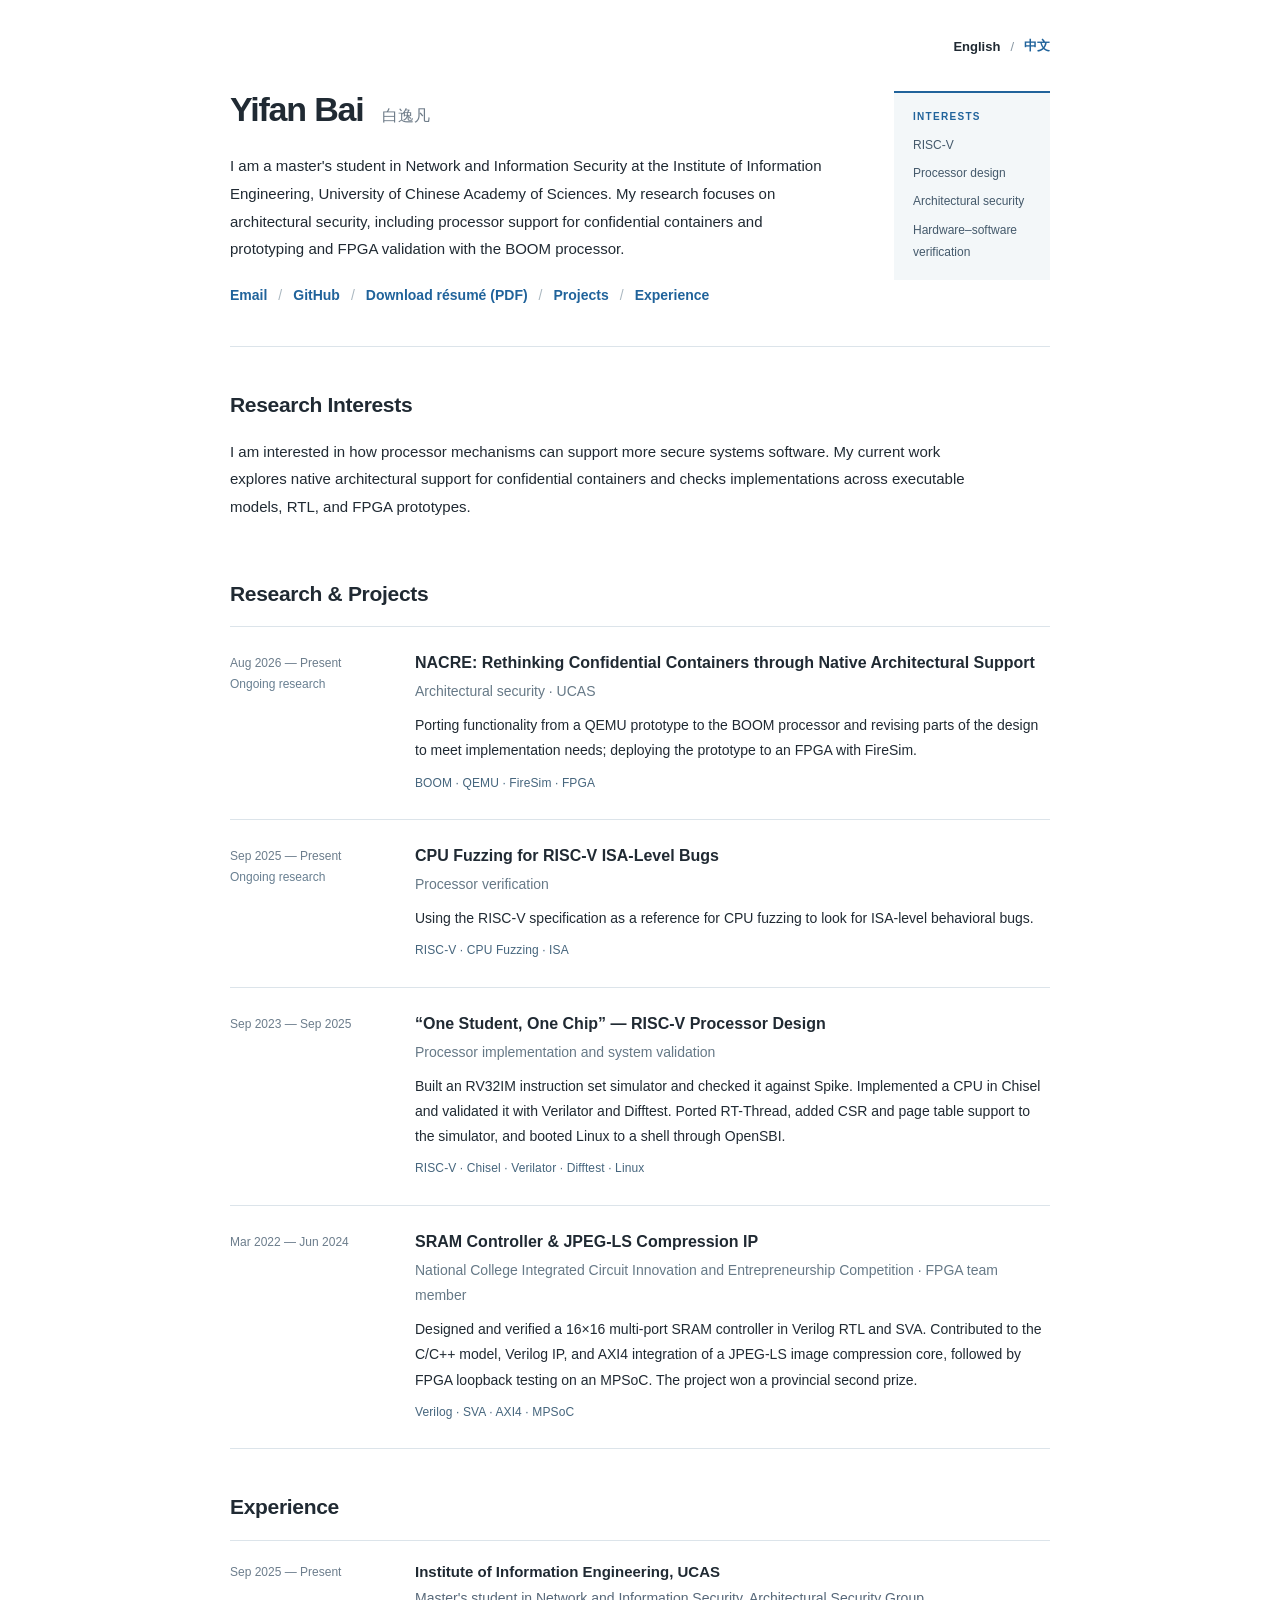
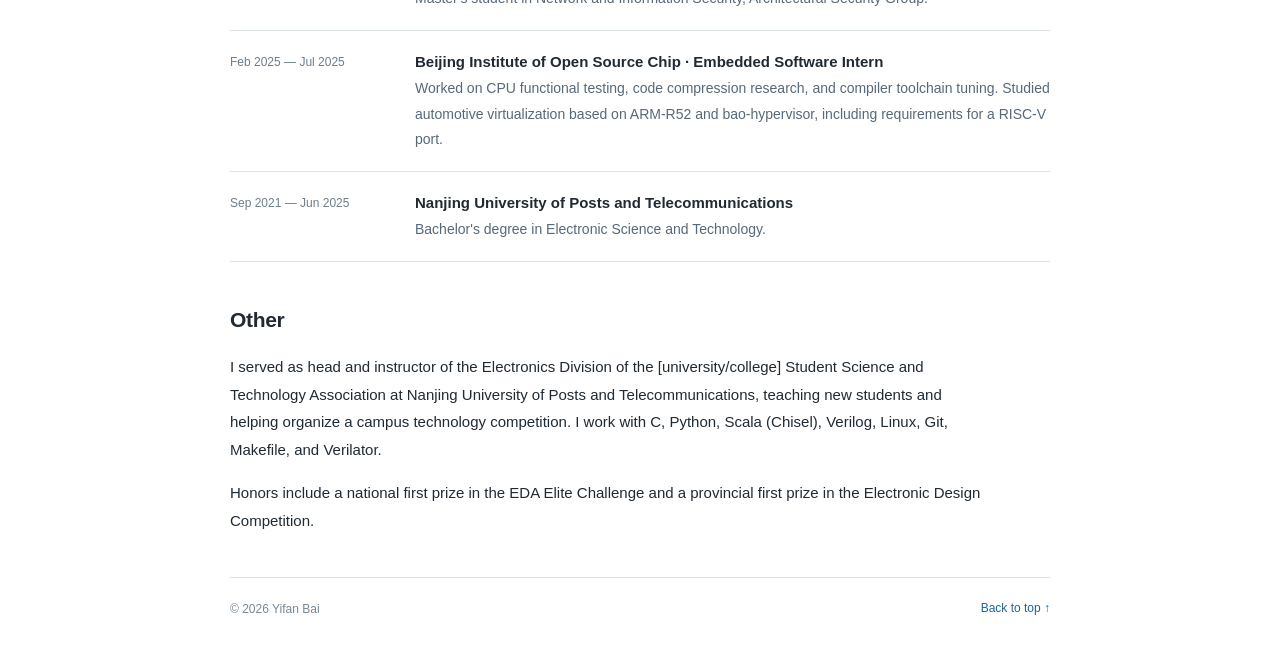
<file: index.html>
<!doctype html>
<html lang="en">
<head>
  <meta charset="UTF-8">
  <meta name="viewport" content="width=device-width, initial-scale=1">
  <meta name="theme-color" content="#ffffff">
  <meta name="description" content="Yifan Bai's personal website. Research interests include RISC-V processors, systems software, and architectural security.">
  <title>Yifan Bai | Processor Design &amp; Architectural Security</title>
  <link rel="alternate" hreflang="en" href="index.html">
  <link rel="alternate" hreflang="zh-CN" href="zh/index.html">
  <link rel="stylesheet" href="styles.css">
</head>
<body>
  <a class="skip-link" href="#main">Skip to content</a>
  <main class="page" id="main">
    <nav class="language-switch" aria-label="Language selection">
      <span aria-current="page">English</span>
      <span aria-hidden="true">/</span>
      <a href="zh/index.html" lang="zh-CN">中文</a>
    </nav>
    <header class="intro" aria-labelledby="name">
      <div class="intro-main">
        <h1 id="name">Yifan Bai <span>白逸凡</span></h1>
        <p>I am a master's student in Network and Information Security at the Institute of Information Engineering, University of Chinese Academy of Sciences. My research focuses on architectural security, including processor support for confidential containers and prototyping and FPGA validation with the BOOM processor.</p>
        <nav class="contact-links" aria-label="Contact and page navigation">
          <a href="mailto:1445617868@qq.com">Email</a><span aria-hidden="true">/</span>
          <a href="https://github.com/msuadOf">GitHub</a><span aria-hidden="true">/</span>
          <a href="resume-frontier-arch.pdf" download="Yifan-Bai-Resume.pdf" type="application/pdf">Download résumé (PDF)</a><span aria-hidden="true">/</span>
          <a href="#projects">Projects</a><span aria-hidden="true">/</span>
          <a href="#experience">Experience</a>
        </nav>
      </div>
      <div class="intro-aside" aria-label="Research interests">
        <span class="aside-label">INTERESTS</span>
        <span>RISC-V</span><span>Processor design</span><span>Architectural security</span><span>Hardware–software verification</span>
      </div>
    </header>

    <section class="section" id="research" aria-labelledby="research-title">
      <h2 id="research-title">Research Interests</h2>
      <p>I am interested in how processor mechanisms can support more secure systems software. My current work explores native architectural support for confidential containers and checks implementations across executable models, RTL, and FPGA prototypes.</p>
    </section>

    <section class="section" id="projects" aria-labelledby="projects-title">
      <h2 id="projects-title">Research &amp; Projects</h2>
      <div class="entries">
        <article class="entry">
          <div class="entry-meta">Aug 2026 — Present <span>Ongoing research</span></div>
          <div class="entry-content">
            <h3>NACRE: Rethinking Confidential Containers through Native Architectural Support</h3>
            <p class="entry-context">Architectural security · UCAS</p>
            <p>Porting functionality from a QEMU prototype to the BOOM processor and revising parts of the design to meet implementation needs; deploying the prototype to an FPGA with FireSim.</p>
            <p class="entry-tools">BOOM · QEMU · FireSim · FPGA</p>
          </div>
        </article>
        <article class="entry">
          <div class="entry-meta">Sep 2025 — Present <span>Ongoing research</span></div>
          <div class="entry-content">
            <h3>CPU Fuzzing for RISC-V ISA-Level Bugs</h3>
            <p class="entry-context">Processor verification</p>
            <p>Using the RISC-V specification as a reference for CPU fuzzing to look for ISA-level behavioral bugs.</p>
            <p class="entry-tools">RISC-V · CPU Fuzzing · ISA</p>
          </div>
        </article>
        <article class="entry">
          <div class="entry-meta">Sep 2023 — Sep 2025</div>
          <div class="entry-content">
            <h3>“One Student, One Chip” — RISC-V Processor Design</h3>
            <p class="entry-context">Processor implementation and system validation</p>
            <p>Built an RV32IM instruction set simulator and checked it against Spike. Implemented a CPU in Chisel and validated it with Verilator and Difftest. Ported RT-Thread, added CSR and page table support to the simulator, and booted Linux to a shell through OpenSBI.</p>
            <p class="entry-tools">RISC-V · Chisel · Verilator · Difftest · Linux</p>
          </div>
        </article>
        <article class="entry">
          <div class="entry-meta">Mar 2022 — Jun 2024</div>
          <div class="entry-content">
            <h3>SRAM Controller &amp; JPEG-LS Compression IP</h3>
            <p class="entry-context">National College Integrated Circuit Innovation and Entrepreneurship Competition · FPGA team member</p>
            <p>Designed and verified a 16×16 multi-port SRAM controller in Verilog RTL and SVA. Contributed to the C/C++ model, Verilog IP, and AXI4 integration of a JPEG-LS image compression core, followed by FPGA loopback testing on an MPSoC. The project won a provincial second prize.</p>
            <p class="entry-tools">Verilog · SVA · AXI4 · MPSoC</p>
          </div>
        </article>
      </div>
    </section>

    <section class="section" id="experience" aria-labelledby="experience-title">
      <h2 id="experience-title">Experience</h2>
      <div class="entries compact">
        <article class="entry"><div class="entry-meta">Sep 2025 — Present</div><div class="entry-content"><h3>Institute of Information Engineering, UCAS</h3><p>Master's student in Network and Information Security, Architectural Security Group.</p></div></article>
        <article class="entry"><div class="entry-meta">Feb 2025 — Jul 2025</div><div class="entry-content"><h3>Beijing Institute of Open Source Chip · Embedded Software Intern</h3><p>Worked on CPU functional testing, code compression research, and compiler toolchain tuning. Studied automotive virtualization based on ARM-R52 and bao-hypervisor, including requirements for a RISC-V port.</p></div></article>
        <article class="entry"><div class="entry-meta">Sep 2021 — Jun 2025</div><div class="entry-content"><h3>Nanjing University of Posts and Telecommunications</h3><p>Bachelor's degree in Electronic Science and Technology.</p></div></article>
      </div>
    </section>

    <section class="section section-end" aria-labelledby="more-title">
      <h2 id="more-title">Other</h2>
      <p>I served as head and instructor of the Electronics Division of the [university/college] Student Science and Technology Association at Nanjing University of Posts and Telecommunications, teaching new students and helping organize a campus technology competition. I work with C, Python, Scala (Chisel), Verilog, Linux, Git, Makefile, and Verilator.</p>
      <p>Honors include a national first prize in the EDA Elite Challenge and a provincial first prize in the Electronic Design Competition.</p>
    </section>

    <footer class="footer"><span>© 2026 Yifan Bai</span><a href="#main">Back to top ↑</a></footer>
  </main>
</body>
</html>
</file>
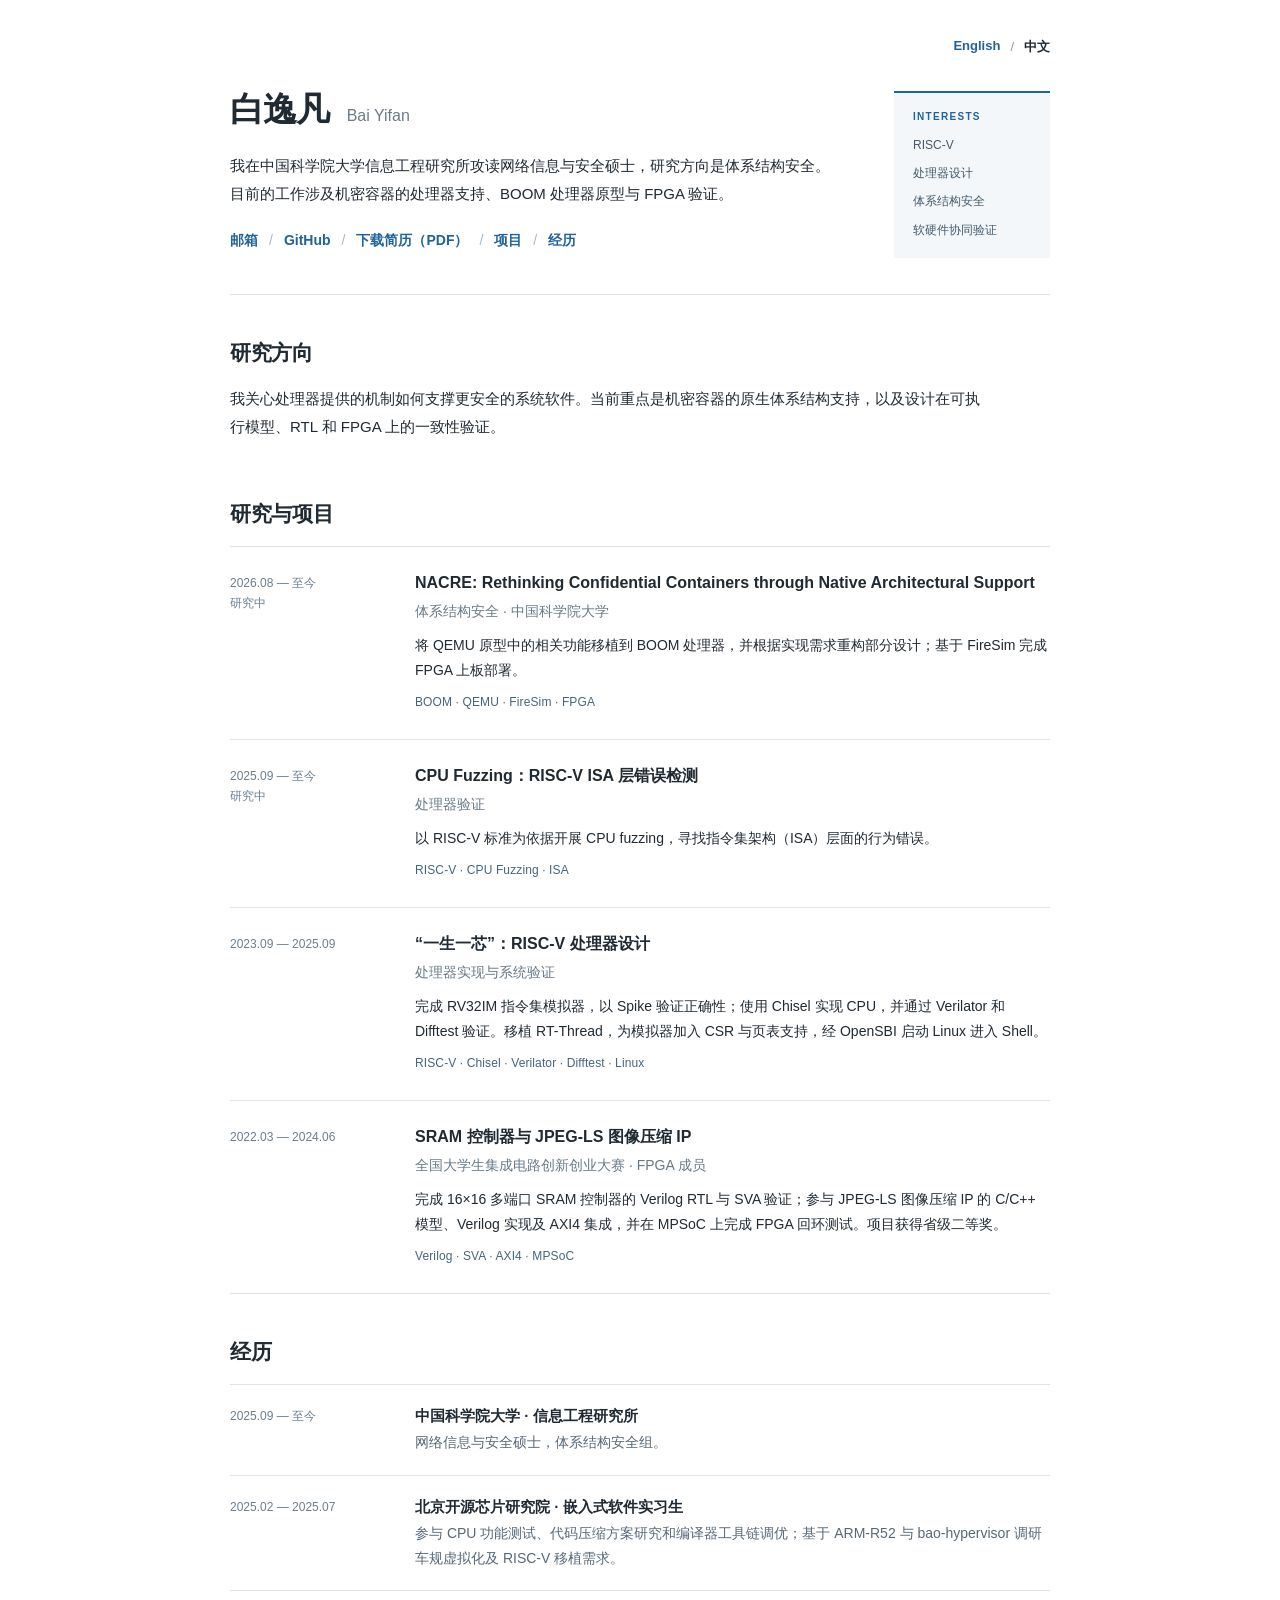
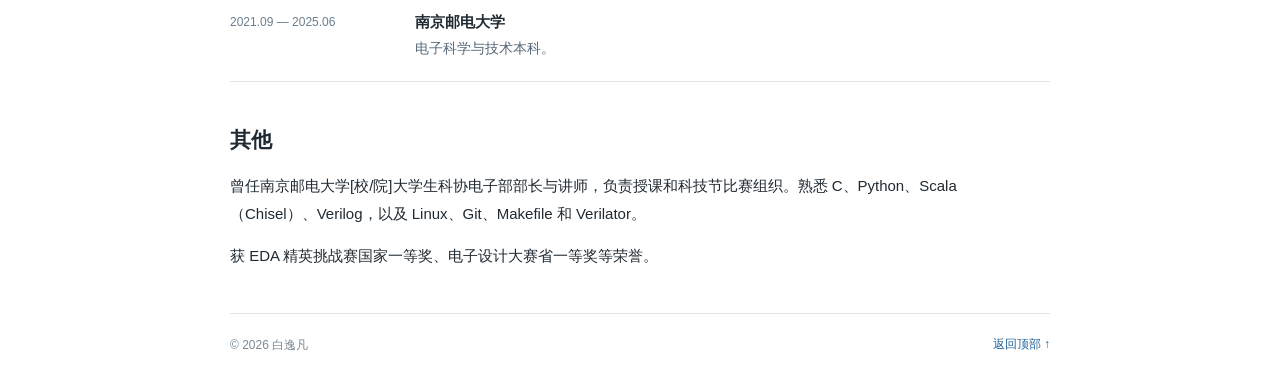
<file: zh/index.html>
<!doctype html>
<html lang="zh-CN">
<head>
  <meta charset="UTF-8">
  <meta name="viewport" content="width=device-width, initial-scale=1">
  <meta name="theme-color" content="#ffffff">
  <meta name="description" content="白逸凡的个人主页。关注 RISC-V 处理器、系统软件与体系结构安全。">
  <title>白逸凡 | 处理器与体系结构安全</title>
  <link rel="alternate" hreflang="en" href="../index.html">
  <link rel="alternate" hreflang="zh-CN" href="index.html">
  <link rel="stylesheet" href="../styles.css">
</head>
<body>
  <a class="skip-link" href="#main">跳到正文</a>
  <main class="page" id="main">
    <nav class="language-switch" aria-label="语言选择">
      <a href="../index.html" lang="en">English</a>
      <span aria-hidden="true">/</span>
      <span aria-current="page">中文</span>
    </nav>
    <header class="intro" aria-labelledby="name">
      <div class="intro-main">
        <h1 id="name">白逸凡 <span>Bai Yifan</span></h1>
        <p>我在中国科学院大学信息工程研究所攻读网络信息与安全硕士，研究方向是体系结构安全。目前的工作涉及机密容器的处理器支持、BOOM 处理器原型与 FPGA 验证。</p>
        <nav class="contact-links" aria-label="联系方式和页面导航">
          <a href="mailto:1445617868@qq.com">邮箱</a><span aria-hidden="true">/</span>
          <a href="https://github.com/msuadOf">GitHub</a><span aria-hidden="true">/</span>
          <a href="../resume-frontier-arch.pdf" download="白逸凡-简历.pdf" type="application/pdf">下载简历（PDF）</a><span aria-hidden="true">/</span>
          <a href="#projects">项目</a><span aria-hidden="true">/</span>
          <a href="#experience">经历</a>
        </nav>
      </div>
      <div class="intro-aside" aria-label="关注方向">
        <span class="aside-label">INTERESTS</span>
        <span>RISC-V</span><span>处理器设计</span><span>体系结构安全</span><span>软硬件协同验证</span>
      </div>
    </header>

    <section class="section" id="research" aria-labelledby="research-title">
      <h2 id="research-title">研究方向</h2>
      <p>我关心处理器提供的机制如何支撑更安全的系统软件。当前重点是机密容器的原生体系结构支持，以及设计在可执行模型、RTL 和 FPGA 上的一致性验证。</p>
    </section>

    <section class="section" id="projects" aria-labelledby="projects-title">
      <h2 id="projects-title">研究与项目</h2>
      <div class="entries">
        <article class="entry">
          <div class="entry-meta">2026.08 — 至今 <span>研究中</span></div>
          <div class="entry-content">
            <h3>NACRE: Rethinking Confidential Containers through Native Architectural Support</h3>
            <p class="entry-context">体系结构安全 · 中国科学院大学</p>
            <p>将 QEMU 原型中的相关功能移植到 BOOM 处理器，并根据实现需求重构部分设计；基于 FireSim 完成 FPGA 上板部署。</p>
            <p class="entry-tools">BOOM · QEMU · FireSim · FPGA</p>
          </div>
        </article>
        <article class="entry">
          <div class="entry-meta">2025.09 — 至今 <span>研究中</span></div>
          <div class="entry-content">
            <h3>CPU Fuzzing：RISC-V ISA 层错误检测</h3>
            <p class="entry-context">处理器验证</p>
            <p>以 RISC-V 标准为依据开展 CPU fuzzing，寻找指令集架构（ISA）层面的行为错误。</p>
            <p class="entry-tools">RISC-V · CPU Fuzzing · ISA</p>
          </div>
        </article>
        <article class="entry">
          <div class="entry-meta">2023.09 — 2025.09</div>
          <div class="entry-content">
            <h3>“一生一芯”：RISC-V 处理器设计</h3>
            <p class="entry-context">处理器实现与系统验证</p>
            <p>完成 RV32IM 指令集模拟器，以 Spike 验证正确性；使用 Chisel 实现 CPU，并通过 Verilator 和 Difftest 验证。移植 RT-Thread，为模拟器加入 CSR 与页表支持，经 OpenSBI 启动 Linux 进入 Shell。</p>
            <p class="entry-tools">RISC-V · Chisel · Verilator · Difftest · Linux</p>
          </div>
        </article>
        <article class="entry">
          <div class="entry-meta">2022.03 — 2024.06</div>
          <div class="entry-content">
            <h3>SRAM 控制器与 JPEG-LS 图像压缩 IP</h3>
            <p class="entry-context">全国大学生集成电路创新创业大赛 · FPGA 成员</p>
            <p>完成 16×16 多端口 SRAM 控制器的 Verilog RTL 与 SVA 验证；参与 JPEG-LS 图像压缩 IP 的 C/C++ 模型、Verilog 实现及 AXI4 集成，并在 MPSoC 上完成 FPGA 回环测试。项目获得省级二等奖。</p>
            <p class="entry-tools">Verilog · SVA · AXI4 · MPSoC</p>
          </div>
        </article>
      </div>
    </section>

    <section class="section" id="experience" aria-labelledby="experience-title">
      <h2 id="experience-title">经历</h2>
      <div class="entries compact">
        <article class="entry"><div class="entry-meta">2025.09 — 至今</div><div class="entry-content"><h3>中国科学院大学 · 信息工程研究所</h3><p>网络信息与安全硕士，体系结构安全组。</p></div></article>
        <article class="entry"><div class="entry-meta">2025.02 — 2025.07</div><div class="entry-content"><h3>北京开源芯片研究院 · 嵌入式软件实习生</h3><p>参与 CPU 功能测试、代码压缩方案研究和编译器工具链调优；基于 ARM-R52 与 bao-hypervisor 调研车规虚拟化及 RISC-V 移植需求。</p></div></article>
        <article class="entry"><div class="entry-meta">2021.09 — 2025.06</div><div class="entry-content"><h3>南京邮电大学</h3><p>电子科学与技术本科。</p></div></article>
      </div>
    </section>

    <section class="section section-end" aria-labelledby="more-title">
      <h2 id="more-title">其他</h2>
      <p>曾任南京邮电大学[校/院]大学生科协电子部部长与讲师，负责授课和科技节比赛组织。熟悉 C、Python、Scala（Chisel）、Verilog，以及 Linux、Git、Makefile 和 Verilator。</p>
      <p>获 EDA 精英挑战赛国家一等奖、电子设计大赛省一等奖等荣誉。</p>
    </section>

    <footer class="footer"><span>© 2026 白逸凡</span><a href="#main">返回顶部 ↑</a></footer>
  </main>
</body>
</html>
</file>
<file: styles.css>
:root{color-scheme:light;--text:#202a33;--muted:#576879;--blue:#20639b;--blue-hover:#104c7c;--line:#dce4ea;--soft:#f3f7f9;--sans:"PingFang SC","Hiragino Sans GB","Microsoft YaHei","Noto Sans CJK SC",Arial,sans-serif;--latin:"Avenir Next","Helvetica Neue",Arial,sans-serif}
*{box-sizing:border-box}
html{scroll-behavior:smooth;scrollbar-color:#a6b7c3 #f3f7f9;scrollbar-width:thin}
body{margin:0;background:#fff;color:var(--text);font-family:var(--sans);font-size:15px;line-height:1.85}
body::-webkit-scrollbar{width:10px}body::-webkit-scrollbar-track{background:#f3f7f9}body::-webkit-scrollbar-thumb{background:#a6b7c3;border:2px solid #f3f7f9;border-radius:8px}body::-webkit-scrollbar-thumb:hover{background:#718c9e}
a{color:var(--blue);text-decoration:none;border-bottom:1px solid transparent}a:hover{color:var(--blue-hover);border-bottom-color:currentColor}a:focus-visible{outline:2px solid var(--blue);outline-offset:4px;border-radius:2px}
.skip-link{position:absolute;left:12px;top:-60px;background:#fff;padding:6px 12px;z-index:2}.skip-link:focus{top:10px}
.page{width:min(820px,calc(100% - 48px));margin:0 auto;padding:69px 0 32px}
.language-switch{display:flex;justify-content:flex-end;align-items:center;gap:10px;margin:-35px 0 28px;font-family:var(--latin),var(--sans);font-size:13px;color:#8998a4}.language-switch a{font-weight:600}.language-switch [aria-current="page"]{color:var(--text);font-weight:650}
.intro{display:grid;grid-template-columns:minmax(0,1fr) 156px;gap:54px;align-items:start;padding-bottom:36px;border-bottom:1px solid var(--line)}
.intro h1{font-family:var(--latin),var(--sans);font-size:34px;line-height:1.3;font-weight:650;letter-spacing:-.035em;margin:0 0 21px}.intro h1 span{font-size:16px;font-weight:400;letter-spacing:0;color:#6d7b88;margin-left:10px;white-space:nowrap}
p{margin:0 0 15px}.intro-main>p{max-width:650px}.contact-links{display:flex;flex-wrap:wrap;gap:0 11px;margin-top:20px;font-size:14px;font-weight:600}.contact-links span{color:#abb8c1;font-weight:400}
.intro-aside{margin-top:4px;padding:17px 19px;background:var(--soft);border-top:2px solid var(--blue);display:flex;flex-direction:column;gap:6px;font-size:12px;color:#44596b}.aside-label{font:700 10px/1.4 var(--latin);letter-spacing:.13em;color:var(--blue);margin-bottom:4px}
.section{padding-top:43px}.section h2{font-family:var(--latin),var(--sans);font-size:21px;line-height:1.4;letter-spacing:-.015em;margin:0 0 18px;font-weight:650}.section>p{max-width:760px}.entries{border-top:1px solid var(--line)}.entry{display:grid;grid-template-columns:160px minmax(0,1fr);gap:25px;padding:24px 0 25px;border-bottom:1px solid var(--line)}.entry-meta{font-family:var(--latin),var(--sans);font-size:12px;line-height:1.7;color:#6c7d8c;padding-top:2px;white-space:nowrap}.entry-meta span{display:block;color:#687f91}.entry h3{font-size:16px;line-height:1.55;margin:0 0 3px;font-weight:650}.entry p{font-size:14px;line-height:1.8;margin-bottom:9px}.entry p:last-child{margin-bottom:0}.entry-context{color:#667987}.entry-tools{color:#45657d;font-size:12px!important;font-family:var(--latin),var(--sans);letter-spacing:.01em}.compact .entry{padding:19px 0}.compact .entry h3{font-size:15px}.compact .entry p{color:var(--muted)}.section-end{padding-bottom:28px}.footer{border-top:1px solid var(--line);padding-top:19px;display:flex;align-items:center;justify-content:space-between;gap:20px;color:#788894;font-size:12px}.footer a{font-size:12px}
@media(max-width:680px){.page{width:min(100% - 36px,820px);padding-top:39px}.intro{grid-template-columns:1fr;gap:22px;padding-bottom:28px}.intro h1{font-size:31px}.intro h1 span{display:block;margin:2px 0 0;font-size:15px}.intro-aside{margin-top:0;display:block;padding:13px 16px;line-height:1.9}.intro-aside span:not(.aside-label){display:inline}.intro-aside span:not(.aside-label):not(:last-child):after{content:" · ";color:#9eb0bd}.aside-label{display:block}.section{padding-top:34px}.entry{grid-template-columns:1fr;gap:4px;padding:21px 0}.entry-meta span{display:inline;margin-left:8px}.entry h3{font-size:15px}}
@media(max-width:680px){.language-switch{margin:-12px 0 29px}}
@media(max-width:380px){.page{width:calc(100% - 30px)}.intro h1{font-size:29px}.entry-meta{white-space:normal}}
@media(prefers-reduced-motion:reduce){html{scroll-behavior:auto}}
@media(forced-colors:active){html{scrollbar-color:auto}.intro-aside{border:1px solid CanvasText}}
</file>
